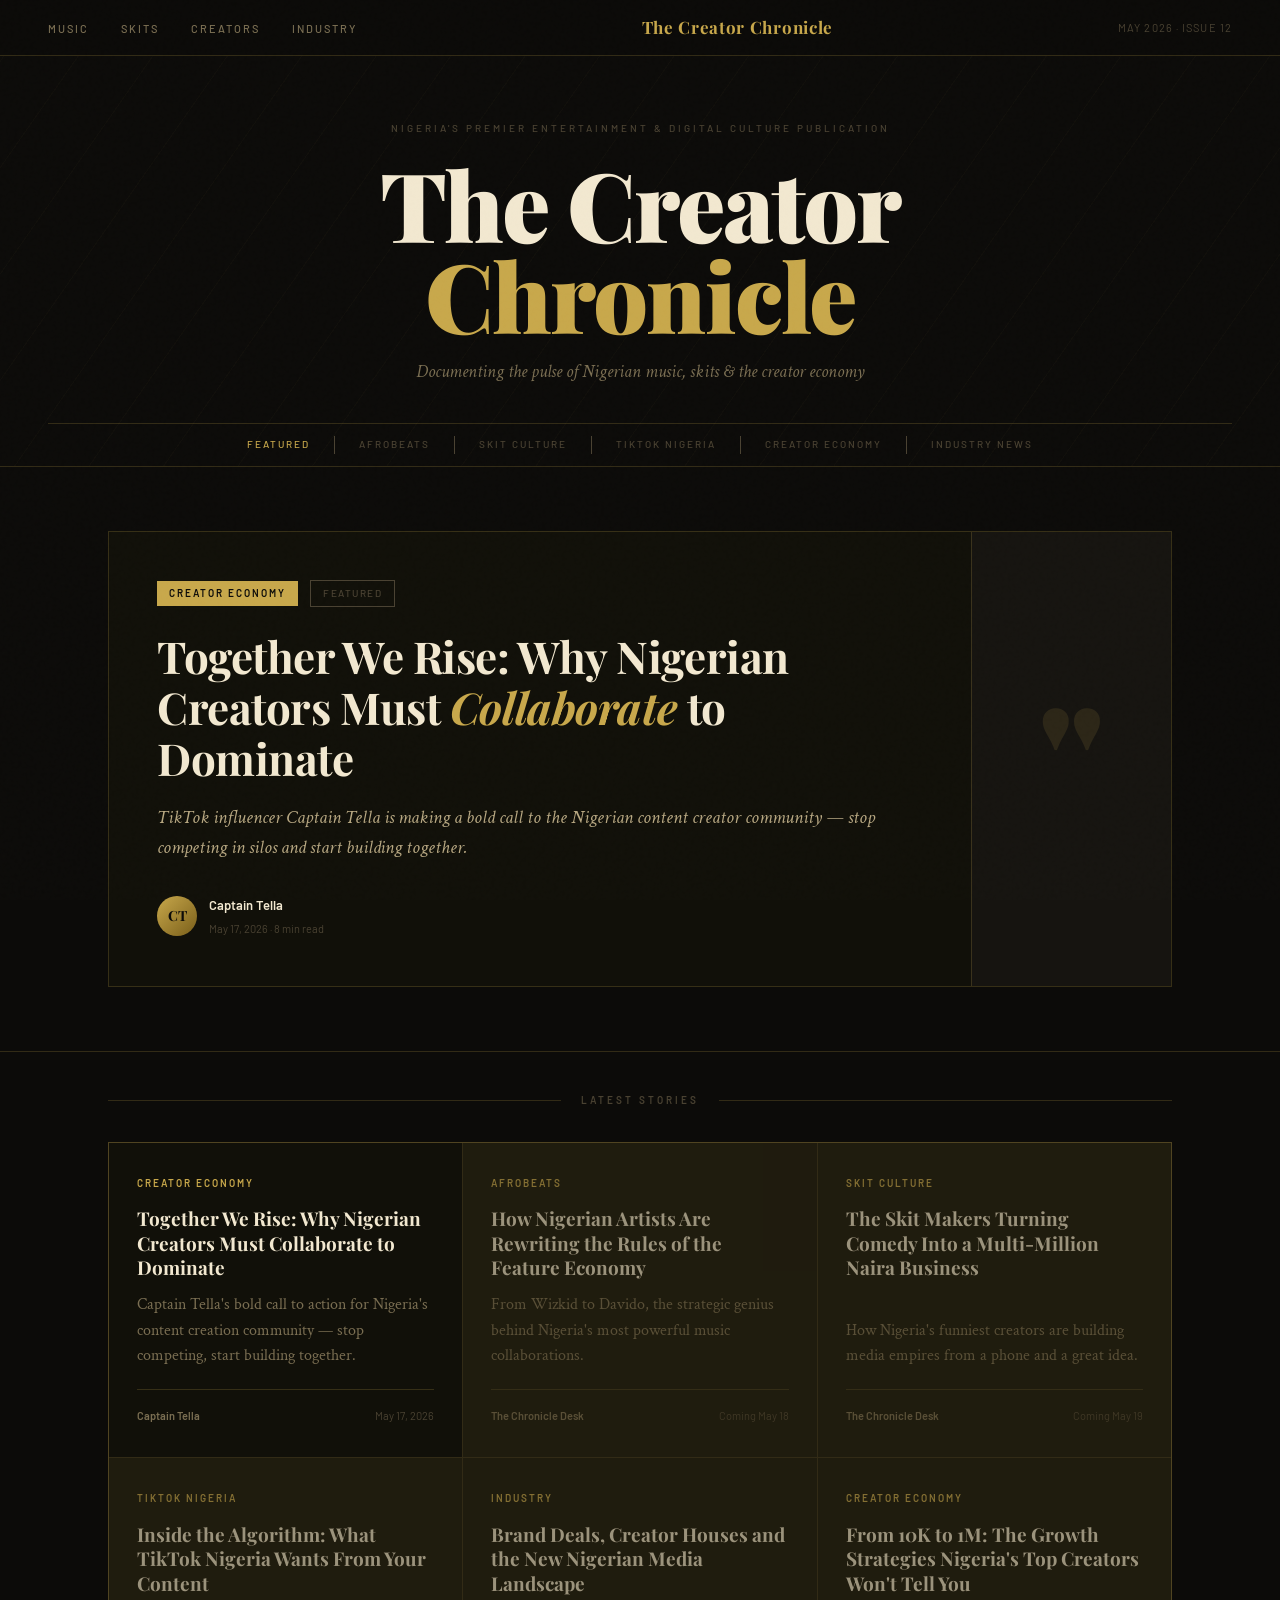
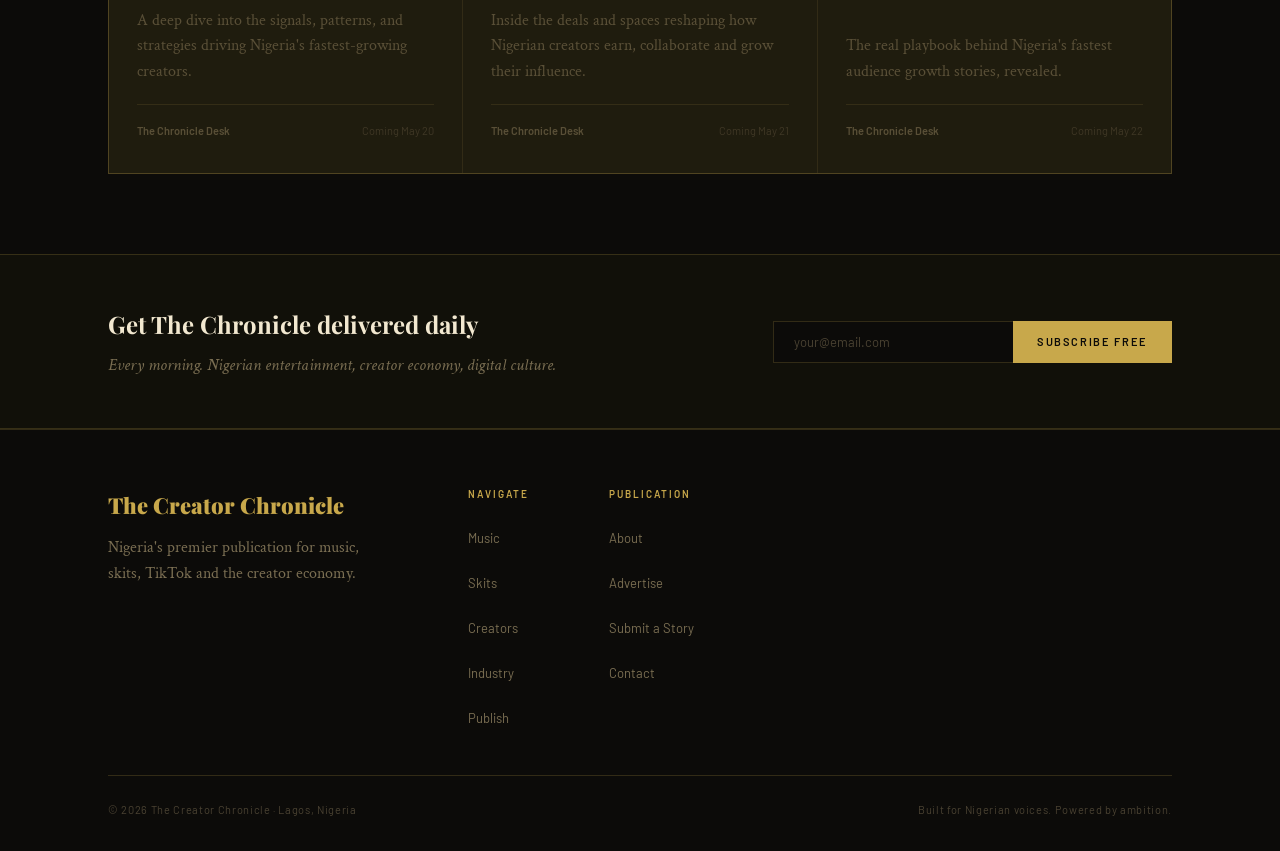
<file: index.html>
<!DOCTYPE html>
<html lang="en">
<head>
<script src="https://identity.netlify.com/v1/netlify-identity-widget.js"></script>
<meta charset="UTF-8">
<meta name="viewport" content="width=device-width, initial-scale=1.0">
<title>The Creator Chronicle — Nigerian Entertainment & Digital Culture</title>
<meta name="description" content="Nigeria's premier publication covering music, skits, TikTok, and the creator economy.">
<link href="https://fonts.googleapis.com/css2?family=Playfair+Display:ital,wght@0,400;0,700;0,900;1,400;1,700&family=Crimson+Text:ital,wght@0,400;0,600;1,400&family=Barlow:wght@300;400;500;600&display=swap" rel="stylesheet">
<link rel="stylesheet" href="assets/css/main.css">
</head>
<body>

<div class="grain"></div>

<!-- NAV -->
<nav>
  <ul class="nav-links">
    <li><a href="#music">Music</a></li>
    <li><a href="#skits">Skits</a></li>
    <li><a href="#creators">Creators</a></li>
    <li><a href="#industry">Industry</a></li>
  </ul>
  <a class="nav-logo" href="index.html">The Creator Chronicle</a>
  <span class="nav-issue">May 2026 · Issue 12</span>
</nav>

<!-- MASTHEAD -->
<header class="masthead">
  <div class="masthead-pattern"></div>
  <p class="masthead-eyebrow">Nigeria's Premier Entertainment & Digital Culture Publication</p>
  <h1 class="masthead-title">The Creator<br><span>Chronicle</span></h1>
  <p class="masthead-tagline">Documenting the pulse of Nigerian music, skits & the creator economy</p>
  <div class="masthead-bar">
    <span class="masthead-bar-item active">Featured</span>
    <span class="masthead-bar-item">Afrobeats</span>
    <span class="masthead-bar-item">Skit Culture</span>
    <span class="masthead-bar-item">TikTok Nigeria</span>
    <span class="masthead-bar-item">Creator Economy</span>
    <span class="masthead-bar-item">Industry News</span>
  </div>
</header>

<!-- HERO ARTICLE -->
<section class="hero-section">
  <div class="container">
    <a href="posts/together-we-rise.html" class="hero-card">
      <div class="hero-card-inner">
        <div class="hero-label">
          <span class="tag-pill">Creator Economy</span>
          <span class="tag-featured">Featured</span>
        </div>
        <h2 class="hero-title">Together We Rise: Why Nigerian Creators Must <em>Collaborate</em> to Dominate</h2>
        <p class="hero-excerpt">TikTok influencer Captain Tella is making a bold call to the Nigerian content creator community — stop competing in silos and start building together.</p>
        <div class="hero-byline">
          <div class="avatar">CT</div>
          <div>
            <span class="byline-name">Captain Tella</span>
            <span class="byline-meta">May 17, 2026 · 8 min read</span>
          </div>
        </div>
      </div>
      <div class="hero-card-deco">
        <div class="deco-quote">"</div>
      </div>
    </a>
  </div>
</section>

<!-- DIVIDER -->
<div class="section-divider">
  <span>Latest Stories</span>
</div>

<!-- ARTICLE GRID -->
<section class="grid-section">
  <div class="container">
    <div class="articles-grid">

      <a href="posts/together-we-rise.html" class="article-card">
        <div class="card-cat">Creator Economy</div>
        <h3 class="card-title">Together We Rise: Why Nigerian Creators Must Collaborate to Dominate</h3>
        <p class="card-excerpt">Captain Tella's bold call to action for Nigeria's content creation community — stop competing, start building together.</p>
        <div class="card-footer">
          <span class="card-author">Captain Tella</span>
          <span class="card-date">May 17, 2026</span>
        </div>
      </a>

      <div class="article-card coming">
        <div class="card-cat">Afrobeats</div>
        <h3 class="card-title">How Nigerian Artists Are Rewriting the Rules of the Feature Economy</h3>
        <p class="card-excerpt">From Wizkid to Davido, the strategic genius behind Nigeria's most powerful music collaborations.</p>
        <div class="card-footer">
          <span class="card-author">The Chronicle Desk</span>
          <span class="card-date">Coming May 18</span>
        </div>
      </div>

      <div class="article-card coming">
        <div class="card-cat">Skit Culture</div>
        <h3 class="card-title">The Skit Makers Turning Comedy Into a Multi-Million Naira Business</h3>
        <p class="card-excerpt">How Nigeria's funniest creators are building media empires from a phone and a great idea.</p>
        <div class="card-footer">
          <span class="card-author">The Chronicle Desk</span>
          <span class="card-date">Coming May 19</span>
        </div>
      </div>

      <div class="article-card coming">
        <div class="card-cat">TikTok Nigeria</div>
        <h3 class="card-title">Inside the Algorithm: What TikTok Nigeria Wants From Your Content</h3>
        <p class="card-excerpt">A deep dive into the signals, patterns, and strategies driving Nigeria's fastest-growing creators.</p>
        <div class="card-footer">
          <span class="card-author">The Chronicle Desk</span>
          <span class="card-date">Coming May 20</span>
        </div>
      </div>

      <div class="article-card coming">
        <div class="card-cat">Industry</div>
        <h3 class="card-title">Brand Deals, Creator Houses and the New Nigerian Media Landscape</h3>
        <p class="card-excerpt">Inside the deals and spaces reshaping how Nigerian creators earn, collaborate and grow their influence.</p>
        <div class="card-footer">
          <span class="card-author">The Chronicle Desk</span>
          <span class="card-date">Coming May 21</span>
        </div>
      </div>

      <div class="article-card coming">
        <div class="card-cat">Creator Economy</div>
        <h3 class="card-title">From 10K to 1M: The Growth Strategies Nigeria's Top Creators Won't Tell You</h3>
        <p class="card-excerpt">The real playbook behind Nigeria's fastest audience growth stories, revealed.</p>
        <div class="card-footer">
          <span class="card-author">The Chronicle Desk</span>
          <span class="card-date">Coming May 22</span>
        </div>
      </div>

    </div>
  </div>
</section>

<!-- NEWSLETTER STRIP -->
<section class="newsletter-strip">
  <div class="container">
    <div class="newsletter-inner">
      <div>
        <p class="newsletter-heading">Get The Chronicle delivered daily</p>
        <p class="newsletter-sub">Every morning. Nigerian entertainment, creator economy, digital culture.</p>
      </div>
      <div class="newsletter-form">
        <input type="email" placeholder="your@email.com" class="newsletter-input">
        <button class="newsletter-btn">Subscribe Free</button>
      </div>
    </div>
  </div>
</section>

<!-- FOOTER -->
<footer>
  <div class="container">
    <div class="footer-inner">
      <div>
        <div class="footer-logo">The Creator Chronicle</div>
        <p class="footer-desc">Nigeria's premier publication for music, skits, TikTok and the creator economy.</p>
      </div>
      <div class="footer-links-wrap">
        <p class="footer-links-label">Navigate</p>
        <ul class="footer-links">
          <li><a href="#">Music</a></li>
          <li><a href="#">Skits</a></li>
          <li><a href="#">Creators</a></li>
          <li><a href="#">Industry</a></li>
          <li><a href="admin/">Publish</a></li>
        </ul>
      </div>
      <div class="footer-links-wrap">
        <p class="footer-links-label">Publication</p>
        <ul class="footer-links">
          <li><a href="#">About</a></li>
          <li><a href="#">Advertise</a></li>
          <li><a href="#">Submit a Story</a></li>
          <li><a href="#">Contact</a></li>
        </ul>
      </div>
    </div>
    <div class="footer-bottom">
      <span>© 2026 The Creator Chronicle · Lagos, Nigeria</span>
      <span>Built for Nigerian voices. Powered by ambition.</span>
    </div>
  </div>
</footer>

</body>
</html>
</file>
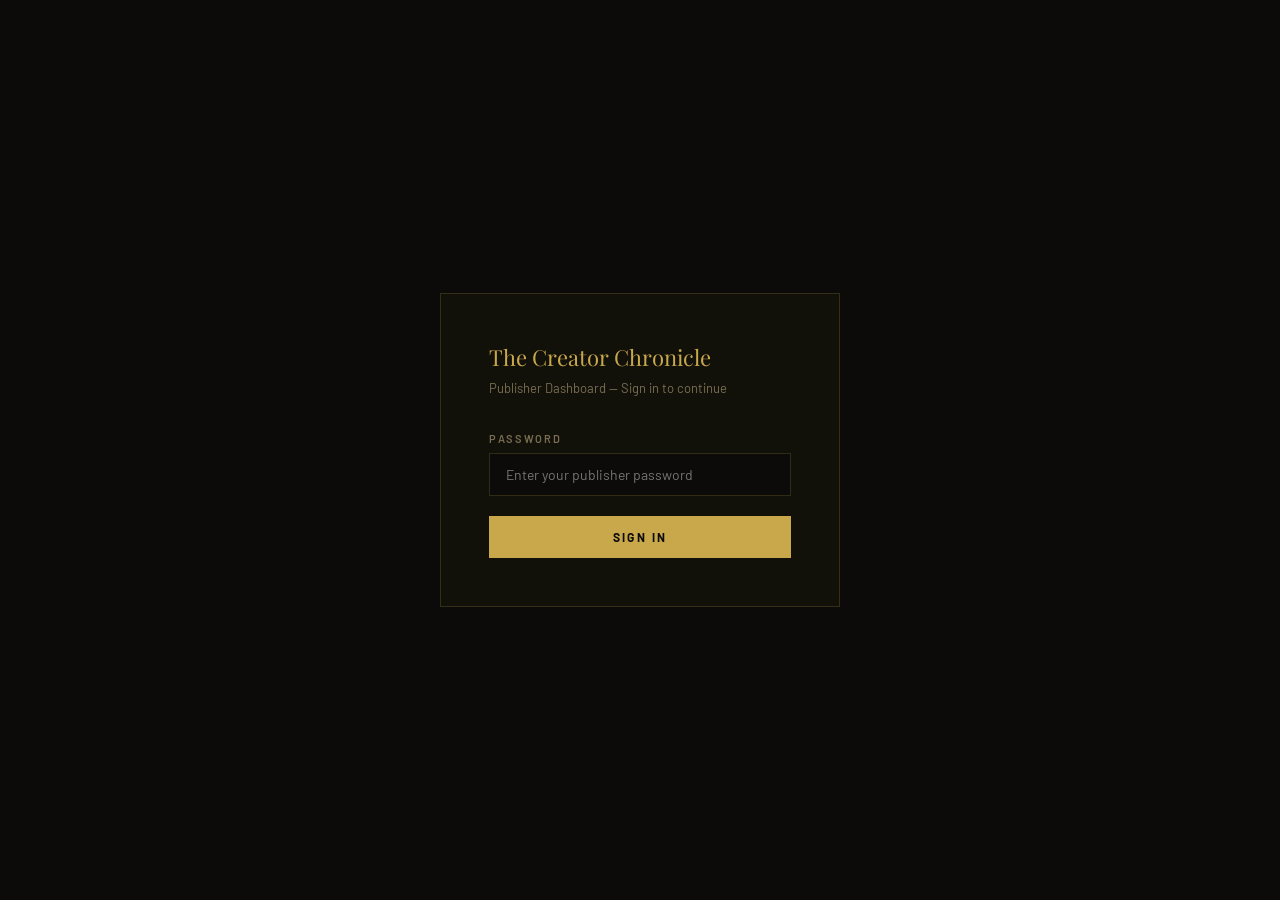
<file: admin/index.html>
<!DOCTYPE html>
<html lang="en">
<head>
<meta charset="UTF-8">
<meta name="viewport" content="width=device-width, initial-scale=1.0">
<title>The Creator Chronicle — Publisher</title>
<link href="https://fonts.googleapis.com/css2?family=Playfair+Display:wght@700&family=Barlow:wght@400;500;600&display=swap" rel="stylesheet">
<style>
  * { margin: 0; padding: 0; box-sizing: border-box; }
  :root {
    --gold: #C8A84B;
    --bg: #0C0B09;
    --bg2: #111009;
    --ink: #F2E8D0;
    --ink2: #B8A882;
    --ink3: #7A6E52;
    --ink4: #4A4232;
    --rule: rgba(200,168,75,0.2);
  }
  body {
    background: var(--bg);
    color: var(--ink);
    font-family: 'Barlow', sans-serif;
    min-height: 100vh;
  }

  /* LOGIN */
  .login-wrap {
    min-height: 100vh;
    display: flex;
    align-items: center;
    justify-content: center;
  }
  .login-box {
    background: var(--bg2);
    border: 1px solid var(--rule);
    padding: 48px;
    width: 400px;
  }
  .login-logo {
    font-family: 'Playfair Display', serif;
    font-size: 22px;
    color: var(--gold);
    margin-bottom: 8px;
  }
  .login-sub {
    font-size: 13px;
    color: var(--ink3);
    margin-bottom: 36px;
  }
  .form-label {
    display: block;
    font-size: 11px;
    font-weight: 600;
    letter-spacing: 0.15em;
    text-transform: uppercase;
    color: var(--ink3);
    margin-bottom: 8px;
  }
  .form-input {
    width: 100%;
    background: var(--bg);
    border: 1px solid var(--rule);
    color: var(--ink);
    font-family: 'Barlow', sans-serif;
    font-size: 14px;
    padding: 12px 16px;
    outline: none;
    margin-bottom: 20px;
    transition: border-color 0.2s;
  }
  .form-input:focus { border-color: var(--gold); }
  .btn-gold {
    width: 100%;
    background: var(--gold);
    color: var(--bg);
    border: none;
    cursor: pointer;
    font-family: 'Barlow', sans-serif;
    font-size: 12px;
    font-weight: 700;
    letter-spacing: 0.2em;
    text-transform: uppercase;
    padding: 14px;
    transition: opacity 0.2s;
  }
  .btn-gold:hover { opacity: 0.85; }
  .login-error {
    background: rgba(200,50,50,0.15);
    border: 1px solid rgba(200,50,50,0.3);
    color: #ff8080;
    font-size: 13px;
    padding: 10px 14px;
    margin-bottom: 20px;
    display: none;
  }

  /* DASHBOARD */
  .dashboard { display: none; }
  nav {
    background: var(--bg2);
    border-bottom: 1px solid var(--rule);
    padding: 0 40px;
    display: flex;
    align-items: center;
    justify-content: space-between;
    height: 56px;
  }
  .nav-logo {
    font-family: 'Playfair Display', serif;
    font-size: 17px;
    color: var(--gold);
  }
  .nav-right {
    display: flex;
    align-items: center;
    gap: 20px;
  }
  .nav-user {
    font-size: 12px;
    color: var(--ink3);
  }
  .btn-sm {
    background: transparent;
    border: 1px solid var(--rule);
    color: var(--ink3);
    font-family: 'Barlow', sans-serif;
    font-size: 11px;
    font-weight: 600;
    letter-spacing: 0.12em;
    text-transform: uppercase;
    padding: 7px 16px;
    cursor: pointer;
    transition: color 0.2s, border-color 0.2s;
  }
  .btn-sm:hover { color: var(--gold); border-color: var(--gold); }

  .main {
    max-width: 900px;
    margin: 0 auto;
    padding: 48px 40px;
  }
  .page-title {
    font-family: 'Playfair Display', serif;
    font-size: 28px;
    color: var(--ink);
    margin-bottom: 8px;
  }
  .page-sub {
    font-size: 14px;
    color: var(--ink3);
    margin-bottom: 40px;
  }

  .editor-card {
    background: var(--bg2);
    border: 1px solid var(--rule);
    padding: 36px;
    margin-bottom: 32px;
  }
  .editor-section-title {
    font-size: 11px;
    font-weight: 600;
    letter-spacing: 0.2em;
    text-transform: uppercase;
    color: var(--gold);
    margin-bottom: 24px;
    padding-bottom: 12px;
    border-bottom: 1px solid var(--rule);
  }
  .form-row {
    display: grid;
    grid-template-columns: 1fr 1fr;
    gap: 20px;
  }
  .form-group { margin-bottom: 20px; }
  .form-textarea {
    width: 100%;
    background: var(--bg);
    border: 1px solid var(--rule);
    color: var(--ink);
    font-family: 'Barlow', sans-serif;
    font-size: 14px;
    padding: 12px 16px;
    outline: none;
    resize: vertical;
    min-height: 80px;
    transition: border-color 0.2s;
    line-height: 1.6;
  }
  .form-textarea:focus { border-color: var(--gold); }
  .form-select {
    width: 100%;
    background: var(--bg);
    border: 1px solid var(--rule);
    color: var(--ink);
    font-family: 'Barlow', sans-serif;
    font-size: 14px;
    padding: 12px 16px;
    outline: none;
    cursor: pointer;
    appearance: none;
    margin-bottom: 20px;
  }
  .form-select:focus { border-color: var(--gold); }

  .body-editor {
    min-height: 360px;
    font-size: 15px;
    line-height: 1.8;
  }

  .toolbar {
    display: flex;
    gap: 4px;
    margin-bottom: 8px;
    flex-wrap: wrap;
  }
  .toolbar-btn {
    background: var(--bg);
    border: 1px solid var(--rule);
    color: var(--ink3);
    font-family: 'Barlow', sans-serif;
    font-size: 12px;
    font-weight: 600;
    padding: 6px 12px;
    cursor: pointer;
    transition: color 0.2s, border-color 0.2s;
  }
  .toolbar-btn:hover { color: var(--gold); border-color: var(--gold); }

  .output-section {
    background: var(--bg2);
    border: 1px solid var(--rule);
    padding: 36px;
  }
  .output-label {
    font-size: 11px;
    font-weight: 600;
    letter-spacing: 0.2em;
    text-transform: uppercase;
    color: var(--gold);
    margin-bottom: 16px;
    padding-bottom: 12px;
    border-bottom: 1px solid var(--rule);
  }
  .output-box {
    background: var(--bg);
    border: 1px solid var(--rule);
    padding: 20px;
    font-family: monospace;
    font-size: 12px;
    color: var(--ink3);
    white-space: pre-wrap;
    word-break: break-all;
    max-height: 300px;
    overflow-y: auto;
    margin-bottom: 16px;
    display: none;
  }
  .output-instructions {
    font-size: 13px;
    color: var(--ink3);
    line-height: 1.7;
    margin-bottom: 20px;
  }
  .output-instructions strong { color: var(--ink); }
  .btn-row {
    display: flex;
    gap: 12px;
    flex-wrap: wrap;
  }
  .btn-generate {
    background: var(--gold);
    color: var(--bg);
    border: none;
    cursor: pointer;
    font-family: 'Barlow', sans-serif;
    font-size: 11px;
    font-weight: 700;
    letter-spacing: 0.15em;
    text-transform: uppercase;
    padding: 12px 28px;
    transition: opacity 0.2s;
  }
  .btn-generate:hover { opacity: 0.85; }
  .btn-copy {
    background: transparent;
    border: 1px solid var(--gold);
    color: var(--gold);
    cursor: pointer;
    font-family: 'Barlow', sans-serif;
    font-size: 11px;
    font-weight: 600;
    letter-spacing: 0.15em;
    text-transform: uppercase;
    padding: 12px 28px;
    transition: background 0.2s;
    display: none;
  }
  .btn-copy:hover { background: rgba(200,168,75,0.1); }
  .success-msg {
    display: none;
    background: rgba(50,200,100,0.1);
    border: 1px solid rgba(50,200,100,0.3);
    color: #80ffaa;
    font-size: 13px;
    padding: 12px 16px;
    margin-top: 16px;
  }

  .char-count {
    font-size: 11px;
    color: var(--ink4);
    text-align: right;
    margin-top: 4px;
  }
</style>
</head>
<body>

<!-- LOGIN -->
<div class="login-wrap" id="loginPage">
  <div class="login-box">
    <div class="login-logo">The Creator Chronicle</div>
    <div class="login-sub">Publisher Dashboard — Sign in to continue</div>
    <div class="login-error" id="loginError">Incorrect password. Please try again.</div>
    <label class="form-label">Password</label>
    <input type="password" class="form-input" id="passwordInput" placeholder="Enter your publisher password" onkeydown="if(event.key==='Enter') login()">
    <button class="btn-gold" onclick="login()">Sign In</button>
  </div>
</div>

<!-- DASHBOARD -->
<div class="dashboard" id="dashboard">
  <nav>
    <div class="nav-logo">The Creator Chronicle</div>
    <div class="nav-right">
      <span class="nav-user">Publisher Dashboard</span>
      <button class="btn-sm" onclick="logout()">Sign Out</button>
    </div>
  </nav>

  <div class="main">
    <h1 class="page-title">New Blog Post</h1>
    <p class="page-sub">Write your article below, generate the HTML file, then upload it to GitHub.</p>

    <div class="editor-card">
      <div class="editor-section-title">Article Details</div>
      <div class="form-row">
        <div class="form-group">
          <label class="form-label">Article Title *</label>
          <input type="text" class="form-input" id="postTitle" placeholder="e.g. How Afrobeats Conquered the World" style="margin-bottom:0">
        </div>
        <div class="form-group">
          <label class="form-label">Author Name *</label>
          <input type="text" class="form-input" id="postAuthor" placeholder="e.g. Captain Tella" style="margin-bottom:0" value="Captain Tella">
        </div>
      </div>
      <div class="form-row" style="margin-top:20px">
        <div class="form-group">
          <label class="form-label">Category</label>
          <select class="form-select" id="postCategory" style="margin-bottom:0">
            <option>Music</option>
            <option>Skits</option>
            <option>TikTok</option>
            <option selected>Creator Economy</option>
            <option>Industry</option>
            <option>Afrobeats</option>
          </select>
        </div>
        <div class="form-group">
          <label class="form-label">Publish Date</label>
          <input type="date" class="form-input" id="postDate" style="margin-bottom:0">
        </div>
      </div>
      <div style="margin-top:20px">
        <label class="form-label">Short Excerpt (shown on homepage) *</label>
        <textarea class="form-textarea" id="postExcerpt" placeholder="A one or two sentence summary of the article..." rows="2" oninput="updateCount(this,'excerptCount')"></textarea>
        <div class="char-count" id="excerptCount">0 characters</div>
      </div>
    </div>

    <div class="editor-card">
      <div class="editor-section-title">Article Body</div>
      <div class="toolbar">
        <button class="toolbar-btn" onclick="formatText('bold')"><b>B</b></button>
        <button class="toolbar-btn" onclick="formatText('italic')"><i>I</i></button>
        <button class="toolbar-btn" onclick="insertHeading()">H2</button>
        <button class="toolbar-btn" onclick="insertQuote()">Quote</button>
        <button class="toolbar-btn" onclick="insertParagraph()">¶ Para</button>
      </div>
      <textarea class="form-textarea body-editor" id="postBody" placeholder="Write your full article here...

Start each paragraph on a new line.
Use [QUOTE] before a line to make it a pull quote.
Use [H2] before a line to make it a subheading.

Example:
This is a normal paragraph of text.

[H2] Why Collaboration Matters

Another paragraph here.

[QUOTE] The strongest wave is made of many drops." oninput="updateCount(this,'bodyCount')"></textarea>
      <div class="char-count" id="bodyCount">0 characters</div>
    </div>

    <div class="output-section">
      <div class="output-label">Generate & Publish</div>
      <p class="output-instructions">
        When you are ready, click <strong>Generate HTML</strong> below. Copy the code and follow these steps:<br><br>
        <strong>1.</strong> Click "Generate HTML" → Click "Copy Code"<br>
        <strong>2.</strong> Go to <strong>github.com</strong> → your <strong>creator-chronicle</strong> repo<br>
        <strong>3.</strong> Click <strong>Add file → Create new file</strong><br>
        <strong>4.</strong> Name the file: <strong>posts/your-article-title.html</strong><br>
        <strong>5.</strong> Paste the code → Click <strong>Commit changes</strong><br>
        <strong>6.</strong> Your article is live on the site in ~30 seconds! ✓
      </p>
      <div class="output-box" id="outputBox"></div>
      <div class="btn-row">
        <button class="btn-generate" onclick="generatePost()">Generate HTML</button>
        <button class="btn-copy" id="copyBtn" onclick="copyCode()">Copy Code</button>
      </div>
      <div class="success-msg" id="successMsg">✓ Code copied! Now paste it into GitHub.</div>
    </div>

  </div>
</div>

<script>
  // Set today's date
  document.getElementById('postDate').valueAsDate = new Date();

  // Simple password protection
  const PASSWORD = 'chronicle2026';

  function login() {
    const pwd = document.getElementById('passwordInput').value;
    if (pwd === PASSWORD) {
      document.getElementById('loginPage').style.display = 'none';
      document.getElementById('dashboard').style.display = 'block';
      localStorage.setItem('cc_auth', '1');
    } else {
      document.getElementById('loginError').style.display = 'block';
    }
  }

  function logout() {
    localStorage.removeItem('cc_auth');
    document.getElementById('loginPage').style.display = 'flex';
    document.getElementById('dashboard').style.display = 'none';
    document.getElementById('passwordInput').value = '';
  }

  // Auto-login if already authenticated
  if (localStorage.getItem('cc_auth') === '1') {
    document.getElementById('loginPage').style.display = 'none';
    document.getElementById('dashboard').style.display = 'block';
  }

  function updateCount(el, id) {
    document.getElementById(id).textContent = el.value.length + ' characters';
  }

  function formatText(cmd) {
    const ta = document.getElementById('postBody');
    const start = ta.selectionStart;
    const end = ta.selectionEnd;
    const selected = ta.value.substring(start, end);
    let wrapped = selected;
    if (cmd === 'bold') wrapped = '**' + selected + '**';
    if (cmd === 'italic') wrapped = '_' + selected + '_';
    ta.value = ta.value.substring(0, start) + wrapped + ta.value.substring(end);
    updateCount(ta, 'bodyCount');
  }

  function insertHeading() {
    const ta = document.getElementById('postBody');
    const pos = ta.selectionStart;
    const insert = '\n[H2] Your Heading Here\n';
    ta.value = ta.value.substring(0, pos) + insert + ta.value.substring(pos);
    updateCount(ta, 'bodyCount');
  }

  function insertQuote() {
    const ta = document.getElementById('postBody');
    const pos = ta.selectionStart;
    const insert = '\n[QUOTE] Your pull quote goes here.\n— Author Name\n';
    ta.value = ta.value.substring(0, pos) + insert + ta.value.substring(pos);
    updateCount(ta, 'bodyCount');
  }

  function insertParagraph() {
    const ta = document.getElementById('postBody');
    const pos = ta.selectionStart;
    ta.value = ta.value.substring(0, pos) + '\n\n' + ta.value.substring(pos);
    updateCount(ta, 'bodyCount');
  }

  function parseBody(raw) {
    const lines = raw.split('\n');
    let html = '';
    let isFirst = true;

    for (let i = 0; i < lines.length; i++) {
      const line = lines[i].trim();
      if (!line) continue;

      if (line.startsWith('[H2]')) {
        html += `<h2 class="article-h2">${line.replace('[H2]', '').trim()}</h2>\n`;
      } else if (line.startsWith('[QUOTE]')) {
        const quoteText = line.replace('[QUOTE]', '').trim();
        const nextLine = lines[i+1] ? lines[i+1].trim() : '';
        const cite = nextLine.startsWith('—') ? nextLine : '';
        if (cite) i++;
        html += `<blockquote>\n  <p>${quoteText}</p>\n  ${cite ? `<cite>${cite}</cite>` : ''}\n</blockquote>\n`;
      } else {
        const pClass = isFirst ? ' class="first-p"' : '';
        html += `<p${pClass}>${line}</p>\n`;
        isFirst = false;
      }
    }
    return html;
  }

  function slugify(text) {
    return text.toLowerCase().replace(/[^a-z0-9]+/g, '-').replace(/(^-|-$)/g, '');
  }

  function generatePost() {
    const title = document.getElementById('postTitle').value.trim();
    const author = document.getElementById('postAuthor').value.trim();
    const category = document.getElementById('postCategory').value;
    const date = document.getElementById('postDate').value;
    const excerpt = document.getElementById('postExcerpt').value.trim();
    const body = document.getElementById('postBody').value.trim();

    if (!title || !excerpt || !body) {
      alert('Please fill in the Title, Excerpt, and Article Body before generating.');
      return;
    }

    const dateObj = new Date(date);
    const formatted = dateObj.toLocaleDateString('en-GB', { day: 'numeric', month: 'long', year: 'numeric' });
    const bodyHtml = parseBody(body);
    const readTime = Math.ceil(body.split(' ').length / 200);

    const html = `<!DOCTYPE html>
<html lang="en">
<head>
<meta charset="UTF-8">
<meta name="viewport" content="width=device-width, initial-scale=1.0">
<title>${title} — The Creator Chronicle</title>
<meta name="description" content="${excerpt}">
<link href="https://fonts.googleapis.com/css2?family=Playfair+Display:ital,wght@0,400;0,700;0,900;1,400;1,700&family=Crimson+Text:ital,wght@0,400;0,600;1,400&family=Barlow:wght@300;400;500;600&display=swap" rel="stylesheet">
<link rel="stylesheet" href="../assets/css/main.css">
<link rel="stylesheet" href="../assets/css/article.css">
</head>
<body>
<div class="grain"></div>
<nav>
  <ul class="nav-links">
    <li><a href="../index.html">Home</a></li>
    <li><a href="../index.html#music">Music</a></li>
    <li><a href="../index.html#skits">Skits</a></li>
    <li><a href="../index.html#creators">Creators</a></li>
  </ul>
  <a class="nav-logo" href="../index.html">The Creator Chronicle</a>
  <span class="nav-issue">May 2026 · Issue 12</span>
</nav>
<div class="article-wrap">
  <main class="article-main">
    <div class="article-tag-row">
      <span class="tag-pill">${category}</span>
      <span class="read-time">${readTime} min read</span>
    </div>
    <h1 class="article-title">${title}</h1>
    <p class="article-deck">${excerpt}</p>
    <div class="byline-row">
      <div class="avatar">${author.split(' ').map(w=>w[0]).join('').substring(0,2).toUpperCase()}</div>
      <div>
        <div class="byline-name">${author}</div>
        <div class="byline-meta">The Creator Chronicle · ${formatted}</div>
      </div>
    </div>
    <div class="article-rule"></div>
    <div class="article-body">
${bodyHtml}
    </div>
  </main>
  <aside class="article-sidebar">
    <div class="sidebar-label">Also on The Chronicle</div>
    <div class="sidebar-card">
      <div class="sidebar-cat">Creator Economy</div>
      <div class="sidebar-title">Together We Rise: Why Nigerian Creators Must Collaborate to Dominate</div>
      <div class="sidebar-date"><a href="together-we-rise.html" style="color:var(--gold);text-decoration:none;">Read article →</a></div>
    </div>
  </aside>
</div>
<footer>
  <div class="container">
    <div class="footer-inner">
      <div>
        <div class="footer-logo">The Creator Chronicle</div>
        <p class="footer-desc">Nigeria's premier publication for music, skits, TikTok and the creator economy.</p>
      </div>
    </div>
    <div class="footer-bottom">
      <span>© 2026 The Creator Chronicle · Lagos, Nigeria</span>
    </div>
  </div>
</footer>
<style>
  .article-h2 { font-family:'Playfair Display',serif; font-size:26px; font-weight:700; color:var(--ink); margin:40px 0 16px; line-height:1.3; }
  .first-p::first-letter { font-family:'Playfair Display',serif; font-size:72px; font-weight:900; color:var(--gold); float:left; line-height:0.78; margin:8px 12px -4px 0; }
</style>
</body>
</html>`;

    document.getElementById('outputBox').textContent = html;
    document.getElementById('outputBox').style.display = 'block';
    document.getElementById('copyBtn').style.display = 'inline-block';
    window._generatedHtml = html;

    // Scroll to output
    document.getElementById('outputBox').scrollIntoView({ behavior: 'smooth' });
  }

  function copyCode() {
    navigator.clipboard.writeText(window._generatedHtml).then(() => {
      document.getElementById('successMsg').style.display = 'block';
      setTimeout(() => document.getElementById('successMsg').style.display = 'none', 4000);
    }).catch(() => {
      // Fallback
      const ta = document.createElement('textarea');
      ta.value = window._generatedHtml;
      document.body.appendChild(ta);
      ta.select();
      document.execCommand('copy');
      document.body.removeChild(ta);
      document.getElementById('successMsg').style.display = 'block';
      setTimeout(() => document.getElementById('successMsg').style.display = 'none', 4000);
    });
  }
</script>
</body>
</html>
</file>
<file: assets/css/main.css>
*, *::before, *::after { margin: 0; padding: 0; box-sizing: border-box; }

:root {
  --gold: #C8A84B;
  --gold-light: #E2C87A;
  --gold-dim: rgba(200,168,75,0.15);
  --bg: #0C0B09;
  --bg2: #111009;
  --bg3: #161410;
  --ink: #F2E8D0;
  --ink2: #B8A882;
  --ink3: #7A6E52;
  --ink4: #4A4232;
  --rule: rgba(200,168,75,0.2);
}

html { scroll-behavior: smooth; }

body {
  background: var(--bg);
  color: var(--ink);
  font-family: 'Crimson Text', Georgia, serif;
  font-size: 20px;
  line-height: 1.75;
  -webkit-font-smoothing: antialiased;
}

.grain {
  position: fixed;
  inset: 0;
  background-image: url("data:image/svg+xml,%3Csvg viewBox='0 0 256 256' xmlns='http://www.w3.org/2000/svg'%3E%3Cfilter id='n'%3E%3CfeTurbulence type='fractalNoise' baseFrequency='0.9' numOctaves='4' stitchTiles='stitch'/%3E%3C/filter%3E%3Crect width='100%25' height='100%25' filter='url(%23n)' opacity='0.04'/%3E%3C/svg%3E");
  pointer-events: none;
  z-index: 1000;
  opacity: 0.4;
}

/* NAV */
nav {
  position: sticky;
  top: 0;
  z-index: 900;
  background: rgba(12,11,9,0.96);
  backdrop-filter: blur(14px);
  border-bottom: 1px solid var(--rule);
  padding: 0 48px;
  display: flex;
  align-items: center;
  justify-content: space-between;
  height: 56px;
}
.nav-links { display: flex; gap: 32px; list-style: none; }
.nav-links a {
  font-family: 'Barlow', sans-serif;
  font-size: 11px; font-weight: 500;
  letter-spacing: 0.18em; text-transform: uppercase;
  color: var(--ink3); text-decoration: none; transition: color 0.2s;
}
.nav-links a:hover { color: var(--gold); }
.nav-logo {
  font-family: 'Playfair Display', serif;
  font-size: 17px; font-weight: 700;
  color: var(--gold); letter-spacing: 0.04em; text-decoration: none;
}
.nav-issue {
  font-family: 'Barlow', sans-serif;
  font-size: 11px; letter-spacing: 0.1em;
  color: var(--ink4); text-transform: uppercase;
}

/* MASTHEAD */
.masthead {
  text-align: center;
  padding: 64px 48px 0;
  border-bottom: 1px solid var(--rule);
  position: relative; overflow: hidden;
}
.masthead-pattern {
  position: absolute; inset: 0;
  background: repeating-linear-gradient(-55deg, transparent, transparent 60px,
    rgba(200,168,75,0.025) 60px, rgba(200,168,75,0.025) 61px);
  pointer-events: none;
}
.masthead-eyebrow {
  font-family: 'Barlow', sans-serif;
  font-size: 10px; font-weight: 500;
  letter-spacing: 0.3em; text-transform: uppercase;
  color: var(--ink4); margin-bottom: 20px;
}
.masthead-title {
  font-family: 'Playfair Display', serif;
  font-size: clamp(52px, 8vw, 96px); font-weight: 900;
  color: var(--ink); line-height: 0.95;
  letter-spacing: -0.02em; margin-bottom: 16px; position: relative;
}
.masthead-title span { color: var(--gold); }
.masthead-tagline {
  font-family: 'Crimson Text', serif;
  font-style: italic; font-size: 18px;
  color: var(--ink3); margin-bottom: 36px;
}
.masthead-bar {
  display: flex; align-items: center; justify-content: center;
  border-top: 1px solid var(--rule); padding: 12px 0;
}
.masthead-bar-item {
  font-family: 'Barlow', sans-serif;
  font-size: 10px; font-weight: 500;
  letter-spacing: 0.2em; text-transform: uppercase;
  color: var(--ink4); padding: 0 24px;
  border-right: 1px solid var(--ink4);
}
.masthead-bar-item:last-child { border-right: none; }
.masthead-bar-item.active { color: var(--gold); }

/* CONTAINER */
.container { max-width: 1160px; margin: 0 auto; padding: 0 48px; }

/* HERO SECTION */
.hero-section { padding: 64px 0; border-bottom: 1px solid var(--rule); }
.hero-card {
  display: grid; grid-template-columns: 1fr 200px;
  gap: 0; background: var(--bg2);
  border: 1px solid var(--rule);
  text-decoration: none; color: inherit;
  transition: border-color 0.3s;
  overflow: hidden;
}
.hero-card:hover { border-color: var(--gold); }
.hero-card-inner { padding: 48px 48px 48px 48px; }
.hero-label { display: flex; align-items: center; gap: 12px; margin-bottom: 24px; }
.tag-pill {
  font-family: 'Barlow', sans-serif;
  font-size: 10px; font-weight: 600;
  letter-spacing: 0.2em; text-transform: uppercase;
  background: var(--gold); color: var(--bg);
  padding: 4px 12px;
}
.tag-featured {
  font-family: 'Barlow', sans-serif;
  font-size: 10px; font-weight: 500;
  letter-spacing: 0.15em; text-transform: uppercase;
  color: var(--ink4); border: 1px solid var(--ink4);
  padding: 4px 12px;
}
.hero-title {
  font-family: 'Playfair Display', serif;
  font-size: clamp(28px, 3.5vw, 44px); font-weight: 700;
  line-height: 1.15; color: var(--ink);
  margin-bottom: 20px; letter-spacing: -0.01em;
}
.hero-title em { font-style: italic; color: var(--gold); }
.hero-excerpt {
  font-family: 'Crimson Text', serif;
  font-size: 19px; font-style: italic;
  color: var(--ink2); line-height: 1.55;
  margin-bottom: 32px;
}
.hero-byline { display: flex; align-items: center; gap: 12px; }
.avatar {
  width: 40px; height: 40px; border-radius: 50%;
  background: linear-gradient(135deg, var(--gold), #7A5F1A);
  display: flex; align-items: center; justify-content: center;
  font-family: 'Playfair Display', serif;
  font-size: 14px; font-weight: 700; color: var(--bg); flex-shrink: 0;
}
.byline-name {
  display: block;
  font-family: 'Barlow', sans-serif;
  font-size: 13px; font-weight: 600; color: var(--ink);
}
.byline-meta {
  display: block;
  font-family: 'Barlow', sans-serif;
  font-size: 11px; color: var(--ink4); margin-top: 2px;
}
.hero-card-deco {
  background: var(--bg3);
  border-left: 1px solid var(--rule);
  display: flex; align-items: center; justify-content: center;
}
.deco-quote {
  font-family: 'Playfair Display', serif;
  font-size: 160px; font-weight: 900;
  color: var(--gold); opacity: 0.12;
  line-height: 1; user-select: none;
}

/* DIVIDER */
.section-divider {
  display: flex; align-items: center; gap: 20px;
  padding: 40px 48px 32px;
  max-width: 1160px; margin: 0 auto;
}
.section-divider::before, .section-divider::after {
  content: ''; flex: 1; height: 1px; background: var(--rule);
}
.section-divider span {
  font-family: 'Barlow', sans-serif;
  font-size: 10px; font-weight: 600;
  letter-spacing: 0.3em; text-transform: uppercase; color: var(--ink4);
}

/* ARTICLES GRID */
.grid-section { padding: 0 0 80px; }
.articles-grid {
  display: grid;
  grid-template-columns: repeat(3, 1fr);
  gap: 1px; background: var(--rule);
  border: 1px solid var(--rule);
}
.article-card {
  background: var(--bg2); padding: 32px 28px;
  text-decoration: none; color: inherit;
  display: flex; flex-direction: column;
  transition: background 0.2s;
}
.article-card:hover { background: var(--bg3); }
.article-card.coming { opacity: 0.55; cursor: default; }
.card-cat {
  font-family: 'Barlow', sans-serif;
  font-size: 10px; font-weight: 600;
  letter-spacing: 0.2em; text-transform: uppercase;
  color: var(--gold); margin-bottom: 14px;
}
.card-title {
  font-family: 'Playfair Display', serif;
  font-size: 19px; font-weight: 700;
  line-height: 1.3; color: var(--ink);
  margin-bottom: 12px; flex: 1;
}
.card-excerpt {
  font-family: 'Crimson Text', serif;
  font-size: 16px; color: var(--ink3);
  line-height: 1.6; margin-bottom: 20px;
}
.card-footer {
  display: flex; justify-content: space-between;
  align-items: center; padding-top: 16px;
  border-top: 1px solid var(--rule);
}
.card-author {
  font-family: 'Barlow', sans-serif;
  font-size: 11px; font-weight: 600; color: var(--ink3);
}
.card-date {
  font-family: 'Barlow', sans-serif;
  font-size: 11px; color: var(--ink4);
}

/* NEWSLETTER */
.newsletter-strip {
  background: var(--bg2); border-top: 1px solid var(--rule);
  border-bottom: 1px solid var(--rule); padding: 48px 0;
}
.newsletter-inner {
  display: flex; align-items: center;
  justify-content: space-between; gap: 40px;
}
.newsletter-heading {
  font-family: 'Playfair Display', serif;
  font-size: 24px; font-weight: 700; color: var(--ink);
  margin-bottom: 6px;
}
.newsletter-sub {
  font-family: 'Crimson Text', serif;
  font-size: 17px; font-style: italic; color: var(--ink3);
}
.newsletter-form { display: flex; gap: 0; flex-shrink: 0; }
.newsletter-input {
  background: var(--bg); border: 1px solid var(--rule);
  border-right: none; color: var(--ink);
  font-family: 'Barlow', sans-serif; font-size: 13px;
  padding: 12px 20px; outline: none; width: 240px;
}
.newsletter-input::placeholder { color: var(--ink4); }
.newsletter-input:focus { border-color: var(--gold); }
.newsletter-btn {
  background: var(--gold); color: var(--bg);
  border: none; cursor: pointer;
  font-family: 'Barlow', sans-serif;
  font-size: 11px; font-weight: 600;
  letter-spacing: 0.15em; text-transform: uppercase;
  padding: 12px 24px; transition: background 0.2s;
}
.newsletter-btn:hover { background: var(--gold-light); }

/* FOOTER */
footer { border-top: 1px solid var(--rule); padding: 56px 0 32px; }
.footer-inner {
  display: flex; gap: 80px;
  padding-bottom: 40px;
  border-bottom: 1px solid var(--rule);
  margin-bottom: 24px;
}
.footer-logo {
  font-family: 'Playfair Display', serif;
  font-size: 22px; font-weight: 900; color: var(--gold);
  margin-bottom: 10px;
}
.footer-desc {
  font-family: 'Crimson Text', serif;
  font-size: 16px; color: var(--ink3);
  max-width: 280px; line-height: 1.6;
}
.footer-links-wrap { flex-shrink: 0; }
.footer-links-label {
  font-family: 'Barlow', sans-serif;
  font-size: 10px; font-weight: 600;
  letter-spacing: 0.2em; text-transform: uppercase;
  color: var(--gold); margin-bottom: 16px;
}
.footer-links { list-style: none; display: flex; flex-direction: column; gap: 10px; }
.footer-links a {
  font-family: 'Barlow', sans-serif;
  font-size: 13px; color: var(--ink3);
  text-decoration: none; transition: color 0.2s;
}
.footer-links a:hover { color: var(--gold); }
.footer-bottom {
  display: flex; justify-content: space-between;
  font-family: 'Barlow', sans-serif;
  font-size: 11px; color: var(--ink4);
  letter-spacing: 0.06em;
}

/* RESPONSIVE */
@media (max-width: 900px) {
  nav { padding: 0 20px; }
  .nav-links { display: none; }
  .container { padding: 0 20px; }
  .hero-card { grid-template-columns: 1fr; }
  .hero-card-deco { display: none; }
  .articles-grid { grid-template-columns: 1fr; }
  .newsletter-inner { flex-direction: column; gap: 24px; }
  .newsletter-form { width: 100%; }
  .newsletter-input { flex: 1; }
  .footer-inner { flex-direction: column; gap: 32px; }
  .footer-bottom { flex-direction: column; gap: 8px; }
  .masthead { padding: 40px 20px 0; }
  .section-divider { padding: 32px 20px 24px; }
}
</file>
<file: assets/css/article.css>
/* ARTICLE PAGE LAYOUT */
.article-wrap {
  max-width: 1160px;
  margin: 0 auto;
  display: grid;
  grid-template-columns: 1fr 300px;
  gap: 0;
  border-left: 1px solid var(--rule);
  border-right: 1px solid var(--rule);
  min-height: 80vh;
}

.article-main {
  border-right: 1px solid var(--rule);
  padding: 72px 64px 80px;
}

.article-tag-row {
  display: flex; align-items: center; gap: 16px;
  margin-bottom: 28px;
}
.read-time {
  font-family: 'Barlow', sans-serif;
  font-size: 11px; color: var(--ink4);
  letter-spacing: 0.08em;
}

.article-title {
  font-family: 'Playfair Display', serif;
  font-size: clamp(32px, 4vw, 52px); font-weight: 700;
  line-height: 1.12; color: var(--ink);
  margin-bottom: 22px; letter-spacing: -0.01em;
}
.article-title em { font-style: italic; color: var(--gold); }

.article-deck {
  font-family: 'Crimson Text', serif;
  font-size: 21px; font-style: italic;
  color: var(--ink2); line-height: 1.55;
  margin-bottom: 32px;
  border-left: 3px solid var(--gold);
  padding-left: 20px;
}

.byline-row {
  display: flex; align-items: center; gap: 14px;
  margin-bottom: 36px;
}

.article-rule {
  height: 1px; background: var(--rule);
  margin-bottom: 48px;
}

/* BODY */
.article-body p {
  margin-bottom: 28px;
  color: var(--ink2);
  font-size: 20px; line-height: 1.82;
}
.article-body p:first-child::first-letter {
  font-family: 'Playfair Display', serif;
  font-size: 76px; font-weight: 900; color: var(--gold);
  float: left; line-height: 0.78;
  margin: 8px 12px -4px 0;
}

/* BLOCKQUOTE */
blockquote {
  margin: 52px -24px;
  padding: 36px 40px;
  background: var(--bg2);
  border: 1px solid var(--rule);
  border-left: 4px solid var(--gold);
  position: relative;
}
blockquote::before {
  content: '\201C';
  font-family: 'Playfair Display', serif;
  font-size: 120px; color: var(--gold); opacity: 0.1;
  position: absolute; top: -16px; left: 24px; line-height: 1;
}
blockquote p {
  font-family: 'Playfair Display', serif;
  font-style: italic; font-size: 23px !important;
  line-height: 1.5 !important; color: var(--ink) !important;
  margin: 0 !important; position: relative; z-index: 1;
}
blockquote cite {
  display: block;
  font-family: 'Barlow', sans-serif;
  font-style: normal; font-size: 11px; font-weight: 600;
  letter-spacing: 0.16em; text-transform: uppercase;
  color: var(--gold); margin-top: 18px;
}

/* STATS */
.stats-row {
  display: grid; grid-template-columns: repeat(3, 1fr);
  gap: 1px; background: var(--rule);
  border: 1px solid var(--rule); margin: 48px 0;
}
.stat {
  background: var(--bg2); padding: 28px 20px; text-align: center;
}
.stat-n {
  font-family: 'Playfair Display', serif;
  font-size: 40px; font-weight: 900; color: var(--gold);
  display: block; line-height: 1;
}
.stat-l {
  font-family: 'Barlow', sans-serif;
  font-size: 11px; font-weight: 500;
  letter-spacing: 0.1em; text-transform: uppercase;
  color: var(--ink4); margin-top: 8px; display: block;
}

/* PILLARS */
.pillars {
  margin: 40px 0; display: flex; flex-direction: column;
  gap: 1px; background: var(--rule); border: 1px solid var(--rule);
}
.pillar {
  background: var(--bg2); padding: 20px 24px;
  display: flex; gap: 20px; align-items: flex-start;
  transition: background 0.2s;
}
.pillar:hover { background: var(--bg3); }
.pillar-num {
  font-family: 'Playfair Display', serif;
  font-size: 30px; font-weight: 900; color: var(--gold);
  opacity: 0.35; line-height: 1; flex-shrink: 0; width: 36px; padding-top: 2px;
}
.pillar strong {
  display: block;
  font-family: 'Barlow', sans-serif;
  font-size: 13px; font-weight: 600;
  letter-spacing: 0.04em; color: var(--ink); margin-bottom: 4px;
}
.pillar span {
  font-family: 'Crimson Text', serif;
  font-size: 17px; color: var(--ink3); line-height: 1.6;
}

/* CLOSING BANNER */
.closing-banner {
  background: var(--gold); padding: 40px 44px;
  text-align: center; margin: 56px 0 0;
}
.closing-banner p {
  font-family: 'Playfair Display', serif;
  font-style: italic; font-size: 22px;
  color: var(--bg); line-height: 1.5; margin: 0;
}
.closing-banner strong {
  display: block;
  font-family: 'Barlow', sans-serif; font-style: normal;
  font-size: 11px; font-weight: 600;
  letter-spacing: 0.2em; text-transform: uppercase;
  color: rgba(12,11,9,0.5); margin-top: 14px;
}

/* TAGS */
.tags-row {
  display: flex; flex-wrap: wrap; gap: 8px;
  margin-top: 48px; padding-top: 32px;
  border-top: 1px solid var(--rule);
}
.tag {
  font-family: 'Barlow', sans-serif;
  font-size: 10px; font-weight: 500;
  letter-spacing: 0.14em; text-transform: uppercase;
  color: var(--ink4); border: 1px solid var(--ink4);
  padding: 5px 12px; transition: color 0.2s, border-color 0.2s;
  cursor: default;
}
.tag:hover { color: var(--gold); border-color: var(--gold); }

/* SIDEBAR */
.article-sidebar { padding: 72px 32px; }
.sidebar-label {
  font-family: 'Barlow', sans-serif;
  font-size: 10px; font-weight: 600;
  letter-spacing: 0.22em; text-transform: uppercase;
  color: var(--gold); margin-bottom: 20px;
  padding-bottom: 12px; border-bottom: 1px solid var(--rule);
}
.sidebar-card {
  padding: 20px 0; border-bottom: 1px solid var(--rule); cursor: default;
}
.sidebar-card:last-of-type { border-bottom: none; }
.sidebar-cat {
  font-family: 'Barlow', sans-serif;
  font-size: 9px; font-weight: 600;
  letter-spacing: 0.2em; text-transform: uppercase;
  color: var(--ink4); margin-bottom: 8px;
}
.sidebar-title {
  font-family: 'Playfair Display', serif;
  font-size: 15px; font-weight: 700;
  color: var(--ink2); line-height: 1.35;
  transition: color 0.2s;
}
.sidebar-card:hover .sidebar-title { color: var(--gold); }
.sidebar-date {
  font-family: 'Barlow', sans-serif;
  font-size: 11px; color: var(--ink4); margin-top: 8px;
}

/* SIDEBAR NEWSLETTER */
.sidebar-newsletter {
  margin-top: 36px; padding: 24px;
  background: var(--bg2); border: 1px solid var(--rule);
}
.sidebar-nl-heading {
  font-family: 'Playfair Display', serif;
  font-size: 17px; font-weight: 700;
  color: var(--ink); margin-bottom: 6px;
}
.sidebar-nl-sub {
  font-family: 'Crimson Text', serif;
  font-size: 15px; font-style: italic;
  color: var(--ink3); margin-bottom: 16px;
}
.sidebar-nl-input {
  width: 100%; background: var(--bg);
  border: 1px solid var(--rule); border-bottom: none;
  color: var(--ink); font-family: 'Barlow', sans-serif;
  font-size: 13px; padding: 10px 14px; outline: none;
}
.sidebar-nl-input::placeholder { color: var(--ink4); }
.sidebar-nl-input:focus { border-color: var(--gold); }
.sidebar-nl-btn {
  width: 100%; background: var(--gold); color: var(--bg);
  border: none; cursor: pointer;
  font-family: 'Barlow', sans-serif;
  font-size: 11px; font-weight: 600;
  letter-spacing: 0.15em; text-transform: uppercase;
  padding: 11px; transition: background 0.2s;
}
.sidebar-nl-btn:hover { background: var(--gold-light); }

/* RESPONSIVE */
@media (max-width: 900px) {
  .article-wrap { grid-template-columns: 1fr; border: none; }
  .article-main { padding: 40px 20px 60px; border-right: none; }
  .article-sidebar { display: none; }
  blockquote { margin: 40px 0; }
  .stats-row { grid-template-columns: 1fr; }
}
</file>
